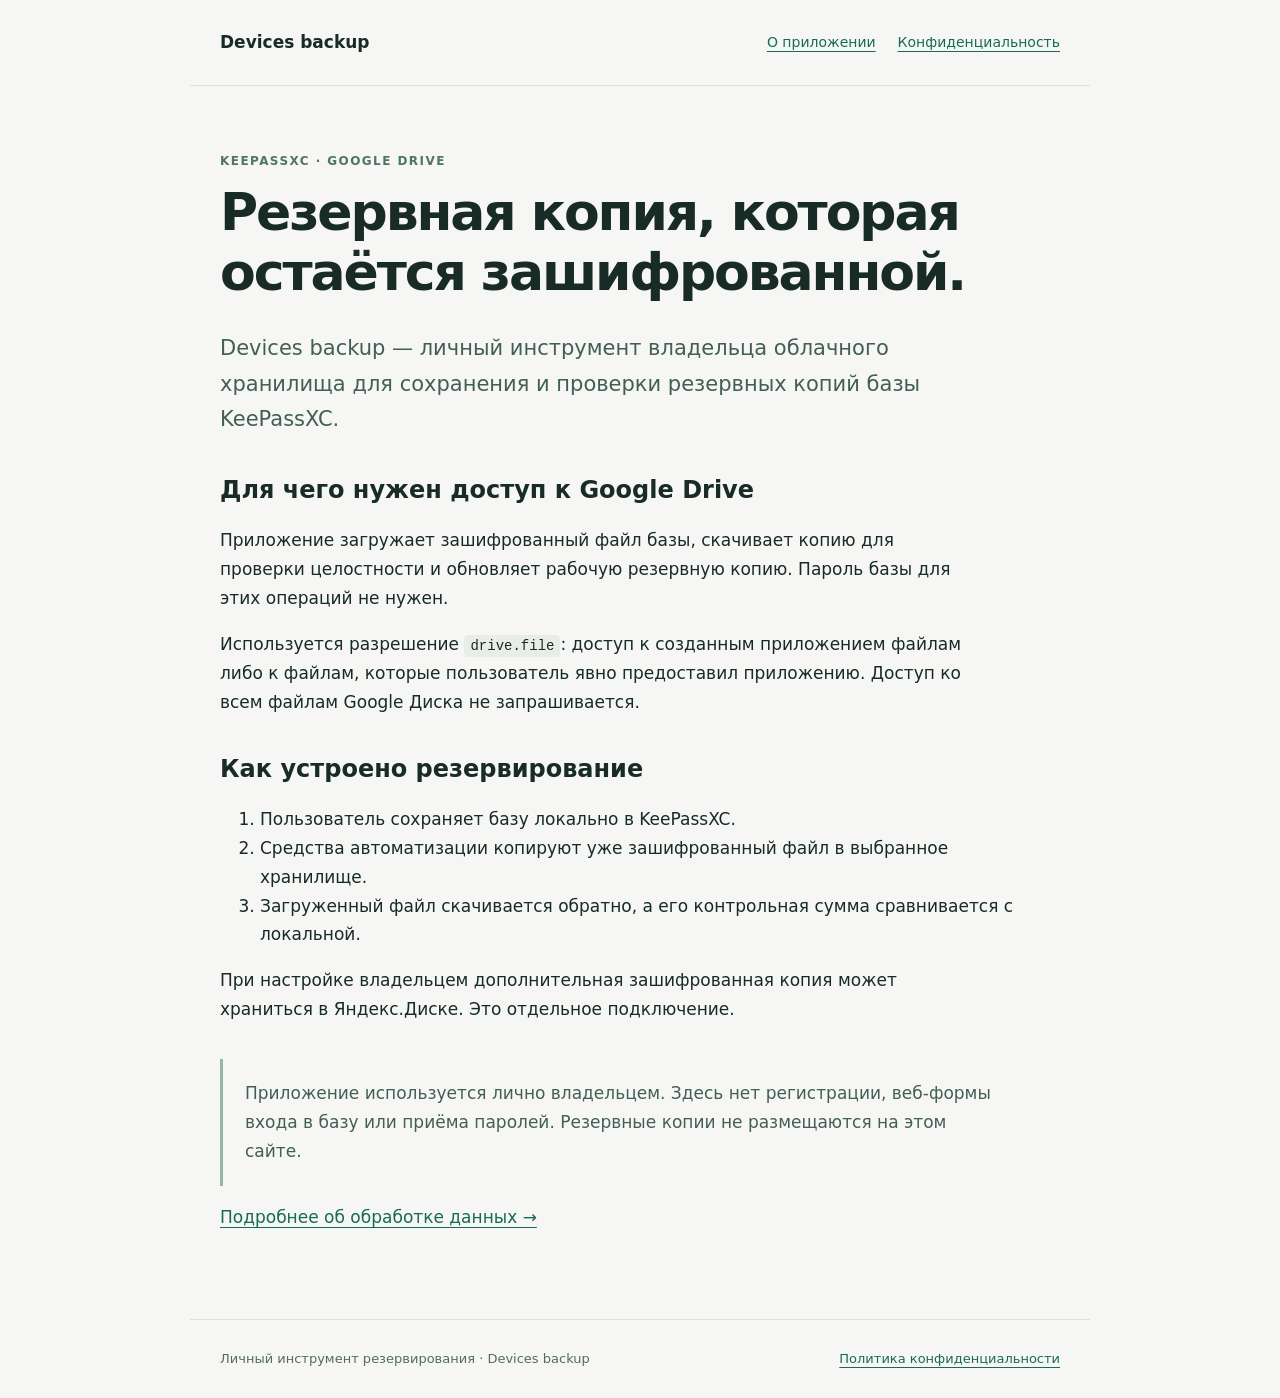
<file: index.html>
<!doctype html>
<html lang="ru"><head><meta charset="utf-8"><meta name="viewport" content="width=device-width, initial-scale=1"><meta name="description" content="Devices backup: личное резервирование зашифрованных баз KeePassXC и правила обработки данных."><title>О приложении — Devices backup</title><link rel="stylesheet" href="./style.css"></head>
<body><a class="skip" href="#main">Перейти к содержанию</a><header><a href="./">Devices backup</a><nav aria-label="Основная навигация"><a href="./">О приложении</a><a href="./privacy/">Конфиденциальность</a></nav></header><main id="main"><div class="eyebrow">KeePassXC · Google Drive</div><h1>Резервная копия, которая остаётся зашифрованной.</h1><p class="lead">Devices backup — личный инструмент владельца облачного хранилища для сохранения и проверки резервных копий базы KeePassXC.</p><h2>Для чего нужен доступ к Google Drive</h2><p>Приложение загружает зашифрованный файл базы, скачивает копию для проверки целостности и обновляет рабочую резервную копию. Пароль базы для этих операций не нужен.</p><p>Используется разрешение <code>drive.file</code>: доступ к созданным приложением файлам либо к файлам, которые пользователь явно предоставил приложению. Доступ ко всем файлам Google Диска не запрашивается.</p><h2>Как устроено резервирование</h2><ol><li>Пользователь сохраняет базу локально в KeePassXC.</li><li>Средства автоматизации копируют уже зашифрованный файл в выбранное хранилище.</li><li>Загруженный файл скачивается обратно, а его контрольная сумма сравнивается с локальной.</li></ol><p>При настройке владельцем дополнительная зашифрованная копия может храниться в Яндекс.Диске. Это отдельное подключение.</p><div class="note"><p>Приложение используется лично владельцем. Здесь нет регистрации, веб-формы входа в базу или приёма паролей. Резервные копии не размещаются на этом сайте.</p></div><p><a href="./privacy/">Подробнее об обработке данных →</a></p></main><footer><span>Личный инструмент резервирования · Devices backup</span><a href="./privacy/">Политика конфиденциальности</a></footer></body></html>
</file>
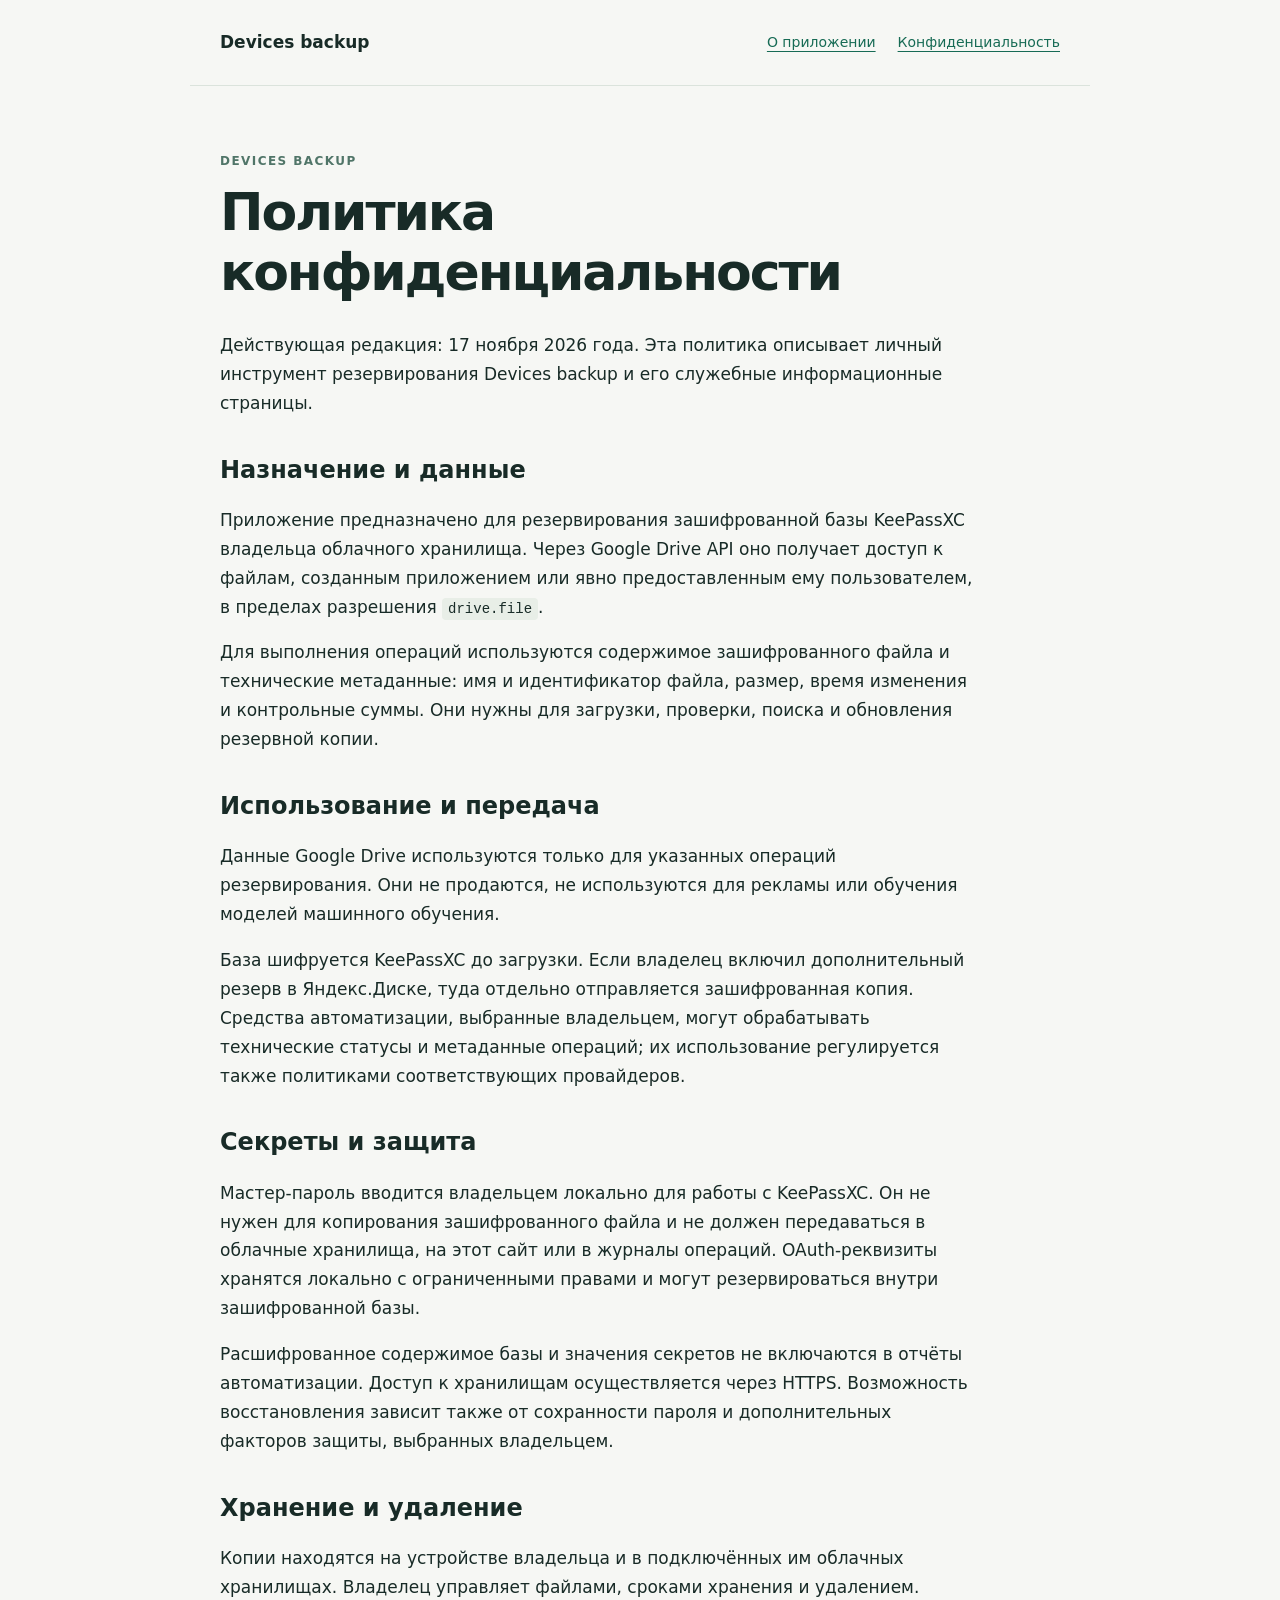
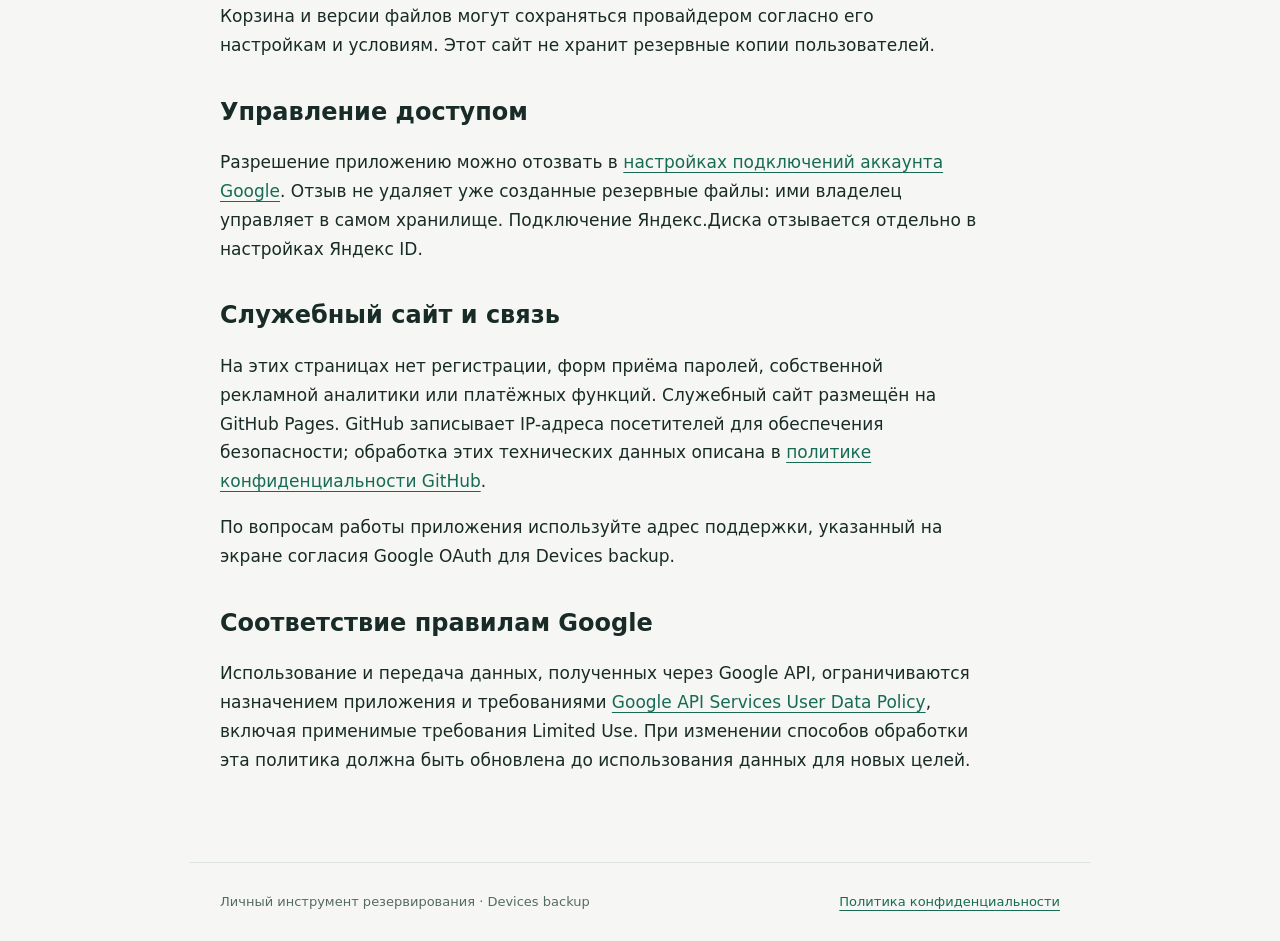
<file: privacy/index.html>
<!doctype html>
<html lang="ru"><head><meta charset="utf-8"><meta name="viewport" content="width=device-width, initial-scale=1"><meta name="description" content="Devices backup: личное резервирование зашифрованных баз KeePassXC и правила обработки данных."><title>Конфиденциальность — Devices backup</title><link rel="stylesheet" href="../style.css"></head>
<body><a class="skip" href="#main">Перейти к содержанию</a><header><a href="../">Devices backup</a><nav aria-label="Основная навигация"><a href="../">О приложении</a><a href="../privacy/">Конфиденциальность</a></nav></header><main id="main"><div class="eyebrow">Devices backup</div><h1>Политика конфиденциальности</h1><p>Действующая редакция: 17 ноября 2026 года. Эта политика описывает личный инструмент резервирования Devices backup и его служебные информационные страницы.</p><h2>Назначение и данные</h2><p>Приложение предназначено для резервирования зашифрованной базы KeePassXC владельца облачного хранилища. Через Google Drive API оно получает доступ к файлам, созданным приложением или явно предоставленным ему пользователем, в пределах разрешения <code>drive.file</code>.</p><p>Для выполнения операций используются содержимое зашифрованного файла и технические метаданные: имя и идентификатор файла, размер, время изменения и контрольные суммы. Они нужны для загрузки, проверки, поиска и обновления резервной копии.</p><h2>Использование и передача</h2><p>Данные Google Drive используются только для указанных операций резервирования. Они не продаются, не используются для рекламы или обучения моделей машинного обучения.</p><p>База шифруется KeePassXC до загрузки. Если владелец включил дополнительный резерв в Яндекс.Диске, туда отдельно отправляется зашифрованная копия. Средства автоматизации, выбранные владельцем, могут обрабатывать технические статусы и метаданные операций; их использование регулируется также политиками соответствующих провайдеров.</p><h2>Секреты и защита</h2><p>Мастер-пароль вводится владельцем локально для работы с KeePassXC. Он не нужен для копирования зашифрованного файла и не должен передаваться в облачные хранилища, на этот сайт или в журналы операций. OAuth-реквизиты хранятся локально с ограниченными правами и могут резервироваться внутри зашифрованной базы.</p><p>Расшифрованное содержимое базы и значения секретов не включаются в отчёты автоматизации. Доступ к хранилищам осуществляется через HTTPS. Возможность восстановления зависит также от сохранности пароля и дополнительных факторов защиты, выбранных владельцем.</p><h2>Хранение и удаление</h2><p>Копии находятся на устройстве владельца и в подключённых им облачных хранилищах. Владелец управляет файлами, сроками хранения и удалением. Корзина и версии файлов могут сохраняться провайдером согласно его настройкам и условиям. Этот сайт не хранит резервные копии пользователей.</p><h2>Управление доступом</h2><p>Разрешение приложению можно отозвать в <a href="https://myaccount.google.com/connections">настройках подключений аккаунта Google</a>. Отзыв не удаляет уже созданные резервные файлы: ими владелец управляет в самом хранилище. Подключение Яндекс.Диска отзывается отдельно в настройках Яндекс ID.</p><h2>Служебный сайт и связь</h2><p>На этих страницах нет регистрации, форм приёма паролей, собственной рекламной аналитики или платёжных функций. Служебный сайт размещён на GitHub Pages. GitHub записывает IP-адреса посетителей для обеспечения безопасности; обработка этих технических данных описана в <a href="https://docs.github.com/en/site-policy/privacy-policies/github-general-privacy-statement">политике конфиденциальности GitHub</a>.</p><p>По вопросам работы приложения используйте адрес поддержки, указанный на экране согласия Google OAuth для Devices backup.</p><h2>Соответствие правилам Google</h2><p>Использование и передача данных, полученных через Google API, ограничиваются назначением приложения и требованиями <a href="https://developers.google.com/terms/api-services-user-data-policy">Google API Services User Data Policy</a>, включая применимые требования Limited Use. При изменении способов обработки эта политика должна быть обновлена до использования данных для новых целей.</p></main><footer><span>Личный инструмент резервирования · Devices backup</span><a href="../privacy/">Политика конфиденциальности</a></footer></body></html>
</file>
<file: style.css>
*{box-sizing:border-box}html{color-scheme:light}body{margin:0;background:#f6f7f4;color:#182b27;font:17px/1.7 system-ui,-apple-system,sans-serif}a{color:#176b55;text-underline-offset:4px}a:focus-visible{outline:3px solid #a7d9bf;outline-offset:5px}header,main,footer{max-width:900px;margin:auto;padding:28px 30px}header{display:flex;justify-content:space-between;align-items:center;gap:24px;border-bottom:1px solid #dbe3dc}header>a{font-weight:750;text-decoration:none;color:inherit}nav{display:flex;gap:22px;font-size:14px}main{padding-top:65px;padding-bottom:70px;min-height:65vh}h1{font-size:clamp(32px,5vw,52px);line-height:1.15;letter-spacing:-.04em;max-width:780px;margin:12px 0 28px}h2{font-size:24px;line-height:1.35;margin-top:36px}p,li{max-width:760px}.eyebrow{font-size:12px;letter-spacing:.12em;text-transform:uppercase;color:#507568;font-weight:700}.lead{font-size:21px;color:#435f55}.note{border-left:3px solid #93b8a4;padding:3px 0 3px 22px;margin-top:35px;color:#435f55}code{font-size:14px;background:#e8eee7;padding:3px 6px;border-radius:4px;overflow-wrap:anywhere}footer{border-top:1px solid #dbe3dc;font-size:13px;color:#536b60;display:flex;justify-content:space-between;gap:20px}.skip{position:absolute;top:-100px}.skip:focus{top:10px;background:#fff;padding:8px}@media(max-width:620px){header,main,footer{padding-left:22px;padding-right:22px}header,footer{align-items:start;flex-direction:column;gap:12px}main{padding-top:38px}nav{gap:18px}.lead{font-size:19px}}
</file>
